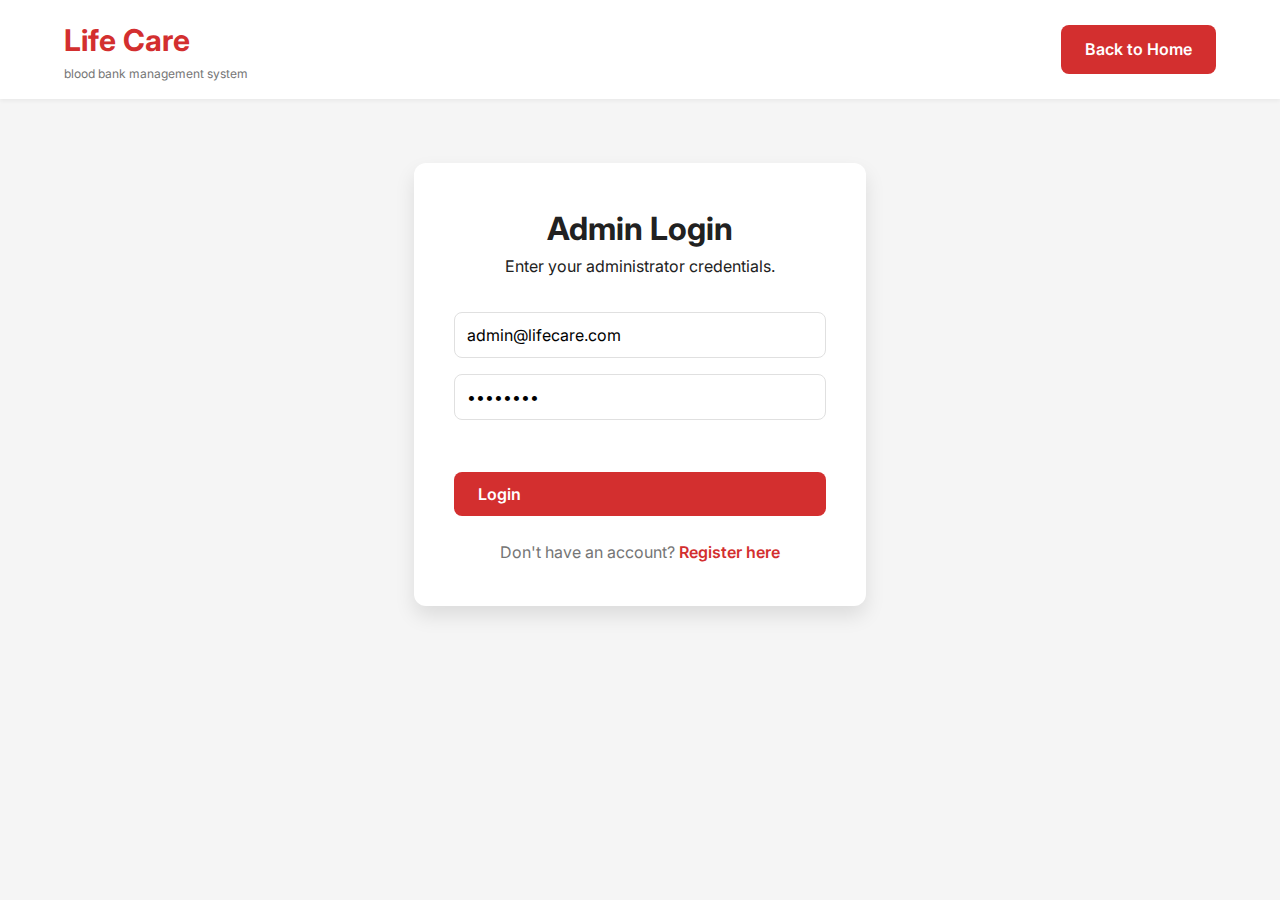
<file: admin_login.html>
<html lang="en">
<head>
    <meta charset="UTF-8">
    <meta name="viewport" content="width=device-width, initial-scale=1.0">
    <title>Admin Portal - Life Care</title>
    <link rel="stylesheet" href="style.css">
    <link rel="preconnect" href="https://fonts.googleapis.com">
    <link rel="preconnect" href="https://fonts.gstatic.com" crossorigin>
    <link href="https://fonts.googleapis.com/css2?family=Inter:wght@400;500;600;700&display=swap" rel="stylesheet">
</head>
<body>
    <header class="header">
        <div class="container">
            <div class="logo">
                <a href="index.html">Life Care</a>
                <div class="subtitle">blood bank management system</div>
            </div>
            <div>
                <a href="index.html" class="btn btn-primary">Back to Home</a>
            </div>
        </div>
    </header>

    <main>
        <section class="section">
            <div class="container" style="max-width: 500px;">
                <div class="portal-content">
                    <!-- Admin Login Form -->
                    <div class="form-box login-form">
                        <div class="form-box-header">
                            <h2>Admin Login</h2>
                            <p>Enter your administrator credentials.</p>
                        </div>
                        <form onsubmit="event.preventDefault(); handleLogin('admin', this)">
                            <input type="email" placeholder="Email" class="form-input" value="admin@lifecare.com" required>
                            <input type="password" placeholder="Password" class="form-input" value="password" required>
                            <p class="form-error" id="admin-login-error"></p>
                            <button type="submit" class="btn btn-primary" style="width:100%;">Login</button>
                        </form>
                        <div class="form-links">
                             <p>Don't have an account? <a href="#" onclick="toggleRegister(true)">Register here</a></p>
                        </div>
                    </div>
                    <!-- Admin Register Form -->
                    <div class="form-box register-form" style="display: none;">
                         <div class="form-box-header">
                             <h2>Create Admin Account</h2>
                             <p>Setup your blood bank portal.</p>
                         </div>
                         <form onsubmit="event.preventDefault(); handleRegister('admin', this)">
                             <input type="text" placeholder="Full Name" class="form-input" required>
                             <input type="email" placeholder="Email" class="form-input" required>
                             <input type="text" placeholder="Blood Bank Name" class="form-input" required>
                             <input type="password" placeholder="Password" class="form-input" required>
                             <input type="password" placeholder="Confirm Password" class="form-input" required>
                             <p class="form-error"></p>
                             <button type="submit" class="btn btn-primary" style="width:100%;">Register</button>
                         </form>
                         <div class="form-links">
                             <p>Already have an account? <a href="#" onclick="toggleRegister(false)">Login here</a></p>
                         </div>
                    </div>
                </div>
            </div>
        </section>
    </main>
    <script src="script.js"></script>
</body>
</html>
</file>
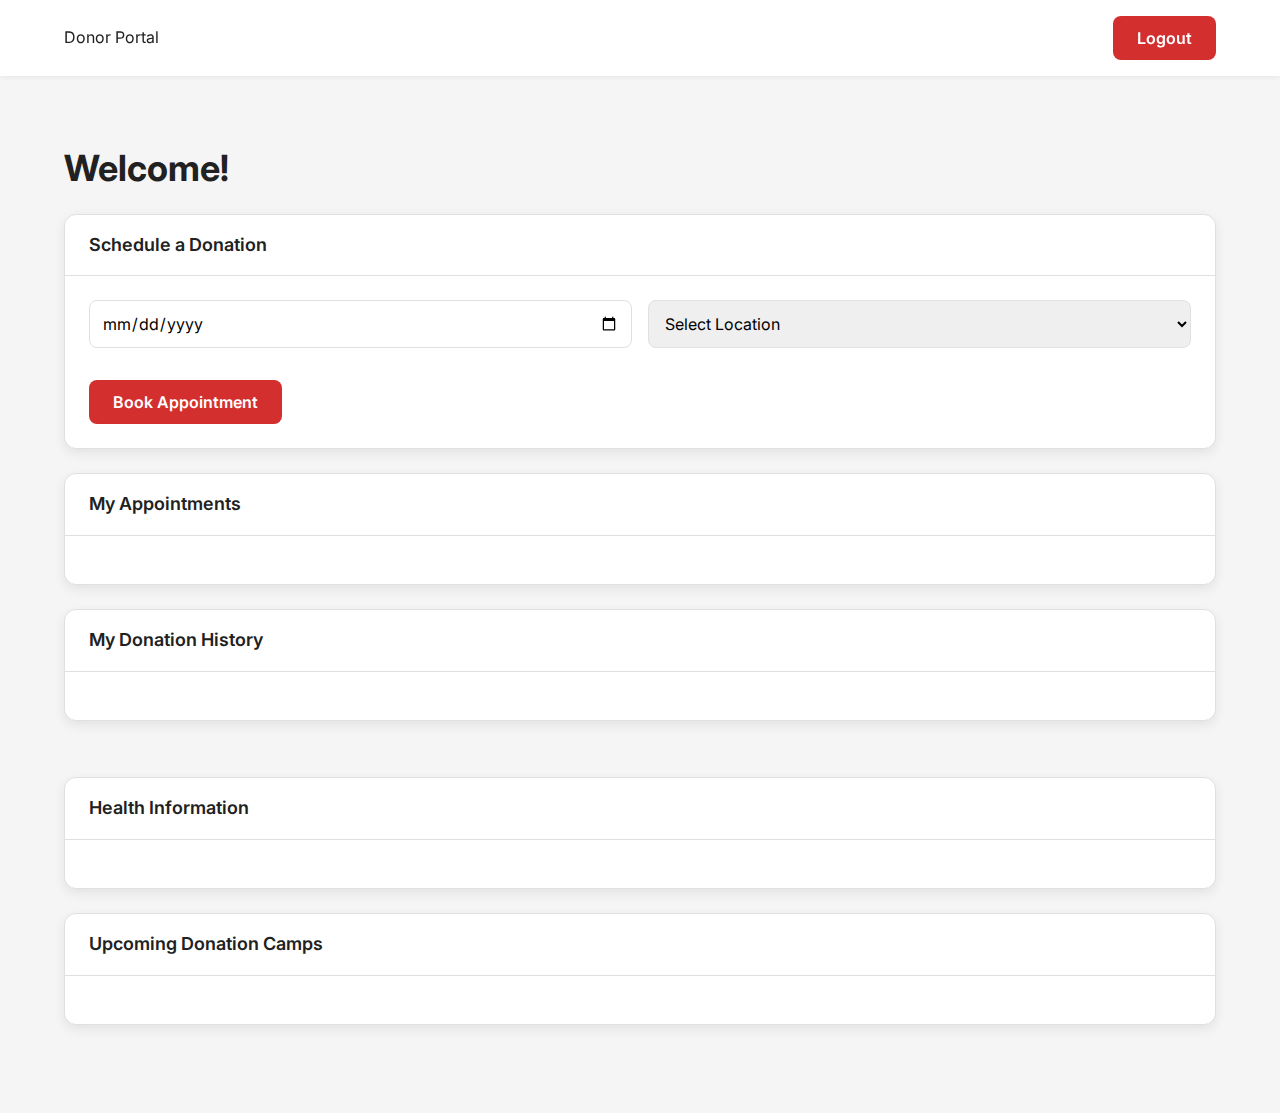
<file: donor_dashboard.html>
<html lang="en">
<head>
    <meta charset="UTF-8">
    <meta name="viewport" content="width=device-width, initial-scale=1.0">
    <title>Donor Dashboard - Life Care</title>
    <link rel="stylesheet" href="style.css">
    <link rel="preconnect" href="https://fonts.googleapis.com">
    <link rel="preconnect" href="https://fonts.gstatic.com" crossorigin>
    <link href="https://fonts.googleapis.com/css2?family=Inter:wght@400;500;600;700&display=swap" rel="stylesheet">
</head>
<body>
    <div id="donor-dashboard">
        <header class="header">
            <div class="container">
                <div class="logo">
                    <div class="text-2xl font-bold text-red-600">Donor Portal</div>
                </div>
                <div><button class="btn btn-primary" onclick="logout()">Logout</button></div>
            </div>
        </header>
        <main class="section">
            <div class="container">
                 <h1 id="donor-welcome-message" class="section-title" style="text-align:left;">Welcome!</h1>
                 <div style="display:grid; grid-template-columns: 1fr; gap: 2rem; md:grid-template-columns: 2fr 1fr;">
                    <div>
                         <div class="card">
                            <div class="card-header">Schedule a Donation</div>
                            <div class="card-body">
                                <form id="donor-appointment-form" onsubmit="handleAppointmentSubmit(event)">
                                    <div style="display:grid; grid-template-columns: 1fr 1fr; gap: 1rem;">
                                        <input name="date" type="date" class="form-input" required>
                                        <select name="location" class="form-input" required>
                                            <option value="">Select Location</option>
                                            <option value="Downtown Plaza">Downtown Plaza</option>
                                            <option value="Greenwood Park">Greenwood Park</option>
                                            <option value="Central Hospital">Central Hospital</option>
                                        </select>
                                    </div>
                                    <button type="submit" class="btn btn-primary" style="margin-top:1rem;">Book Appointment</button>
                                </form>
                            </div>
                        </div>
                        <div class="card">
                            <div class="card-header">My Appointments</div>
                            <div class="card-body"><div class="table-container"><table id="donor-appointments-table"></table></div></div>
                        </div>
                        <div class="card">
                            <div class="card-header">My Donation History</div>
                            <div class="card-body"><div class="table-container"><table id="donor-history-table"></table></div></div>
                        </div>
                    </div>
                    <div>
                        <div class="card">
                            <div class="card-header">Health Information</div>
                            <div class="card-body" id="donor-health-info" style="display:flex; flex-direction:column; gap:1rem;"></div>
                        </div>
                        <div class="card">
                            <div class="card-header">Upcoming Donation Camps</div>
                            <div class="card-body"><div class="table-container"><table id="donor-campaigns-table"></table></div></div>
                        </div>
                    </div>
                 </div>
            </div>
        </main>
    </div>
    <script src="script.js"></script>
</body>
</html>
</file>
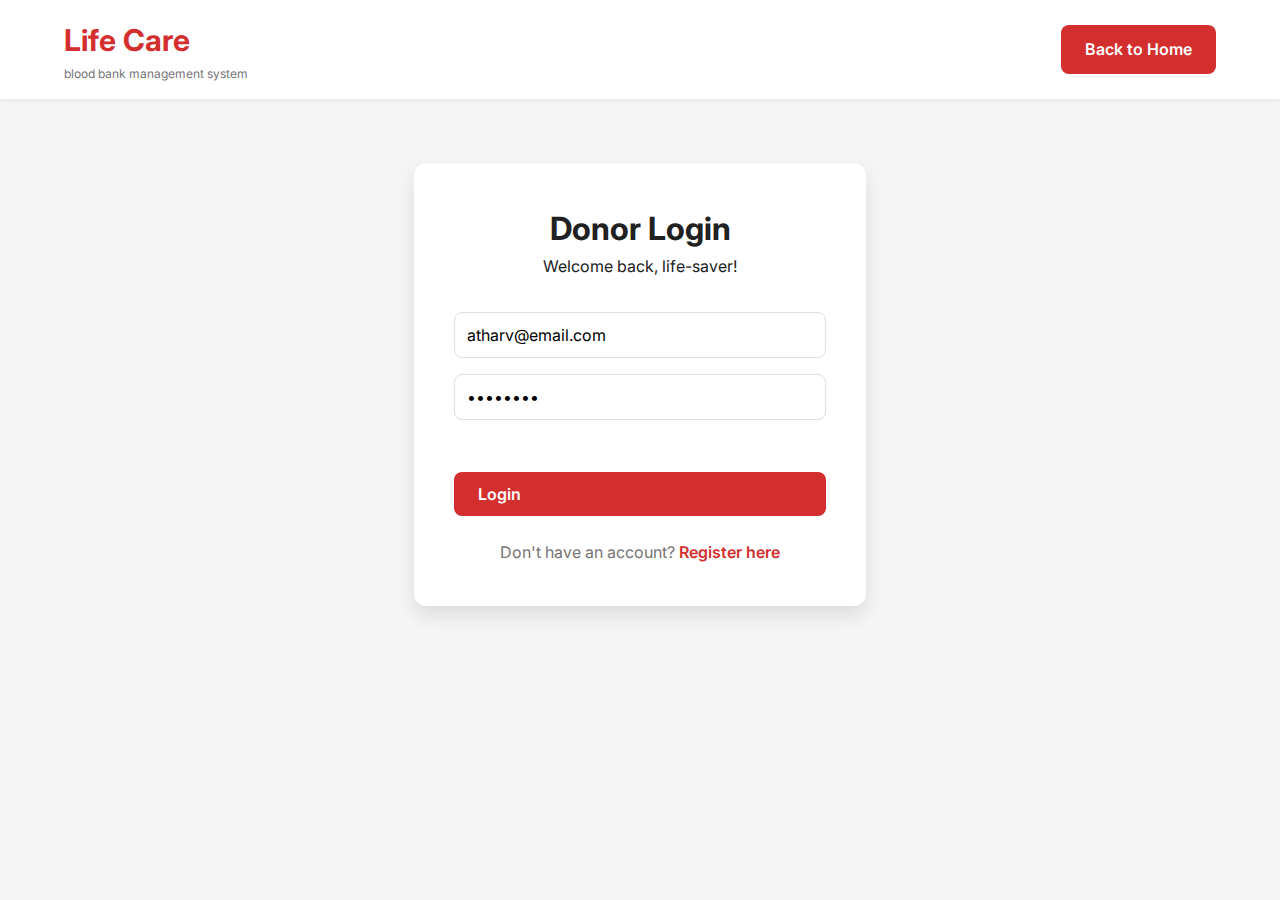
<file: donor_login.html>
<html lang="en">
<head>
    <meta charset="UTF-8">
    <meta name="viewport" content="width=device-width, initial-scale=1.0">
    <title>Donor Portal - Life Care</title>
    <link rel="stylesheet" href="style.css">
    <link rel="preconnect" href="https://fonts.googleapis.com">
    <link rel="preconnect" href="https://fonts.gstatic.com" crossorigin>
    <link href="https://fonts.googleapis.com/css2?family=Inter:wght@400;500;600;700&display=swap" rel="stylesheet">
</head>
<body>
    <header class="header">
        <div class="container">
            <div class="logo">
                <a href="index.html">Life Care</a>
                <div class="subtitle">blood bank management system</div>
            </div>
            <div>
                <a href="index.html" class="btn btn-primary">Back to Home</a>
            </div>
        </div>
    </header>

    <main>
        <section class="section">
            <div class="container" style="max-width: 500px;">
                <div class="portal-content">
                    <!-- Donor Login Form -->
                    <div class="form-box login-form">
                        <div class="form-box-header">
                            <h2>Donor Login</h2>
                            <p>Welcome back, life-saver!</p>
                        </div>
                        <form onsubmit="event.preventDefault(); handleLogin('donor', this)">
                            <input type="email" placeholder="Email" class="form-input" value="atharv@email.com" required>
                            <input type="password" placeholder="Password" class="form-input" value="password" required>
                            <p class="form-error" id="donor-login-error"></p>
                            <button type="submit" class="btn btn-primary" style="width:100%;">Login</button>
                        </form>
                        <div class="form-links">
                             <p>Don't have an account? <a href="#" onclick="toggleRegister(true)">Register here</a></p>
                        </div>
                    </div>
                    <!-- Donor Register Form -->
                    <div class="form-box register-form" style="display: none;">
                         <div class="form-box-header">
                             <h2>Create Donor Account</h2>
                             <p>Join our community of life-savers.</p>
                         </div>
                         <form onsubmit="event.preventDefault(); handleRegister('donor', this)">
                             <input type="text" placeholder="Full Name" class="form-input" required>
                             <input type="email" placeholder="Email" class="form-input" required>
                             <select class="form-input" required>
                                 <option value="">Select Blood Group</option>
                                 <option value="A+">A+</option><option value="A-">A-</option>
                                 <option value="B+">B+</option><option value="B-">B-</option>
                                 <option value="AB+">AB+</option><option value="AB-">AB-</option>
                                 <option value="O+">O+</option><option value="O-">O-</option>
                             </select>
                             <input type="password" placeholder="Password" class="form-input" required>
                             <input type="password" placeholder="Confirm Password" class="form-input" required>
                             <p class="form-error"></p>
                             <button type="submit" class="btn btn-primary" style="width:100%;">Register</button>
                         </form>
                         <div class="form-links">
                             <p>Already have an account? <a href="#" onclick="toggleRegister(false)">Login here</a></p>
                         </div>
                    </div>
                </div>
            </div>
        </section>
    </main>
    <script src="script.js"></script>
</body>
</html>
</file>
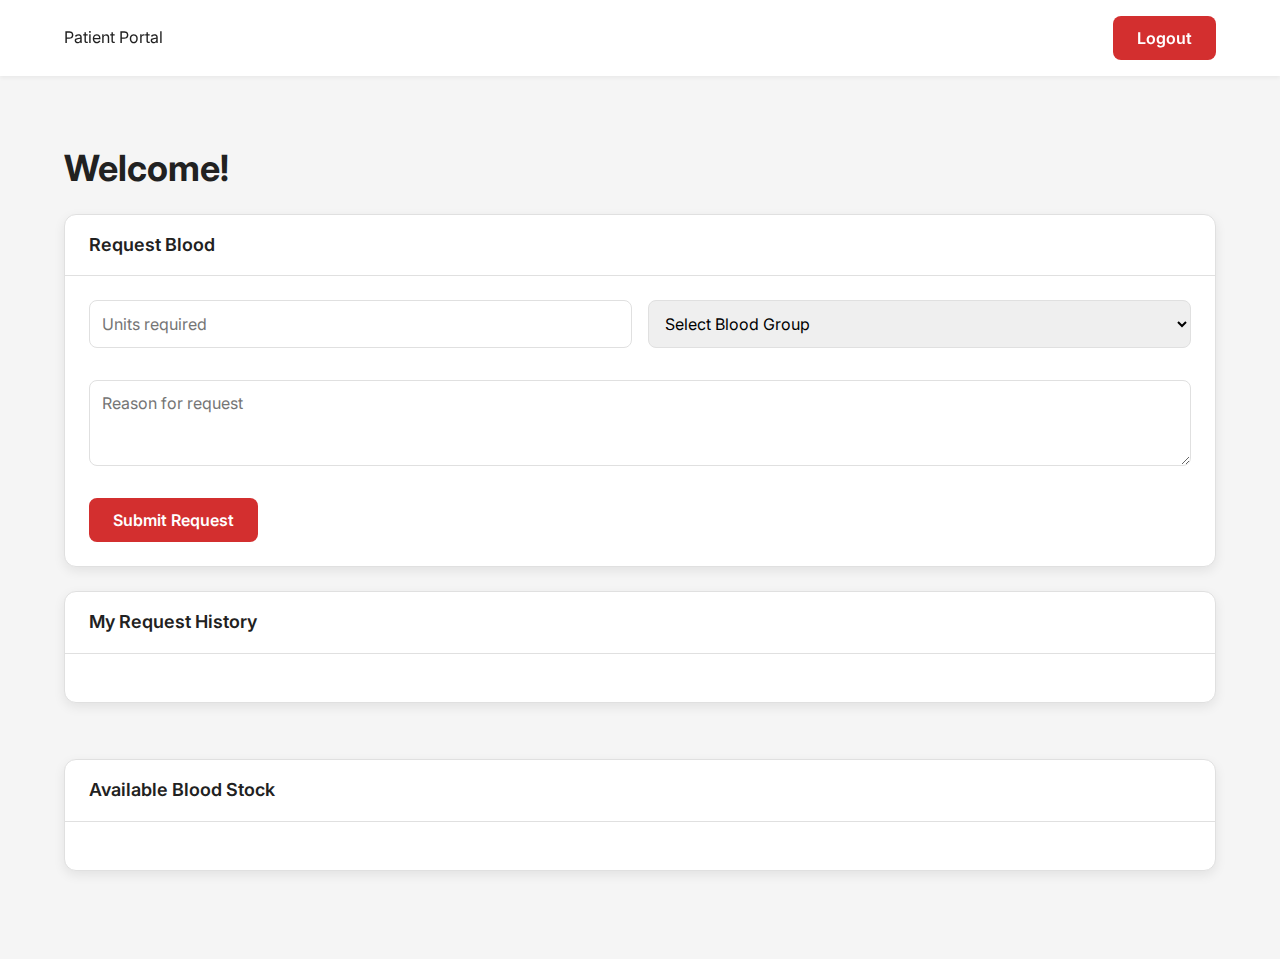
<file: patient_dashboard.html>
<html lang="en">
<head>
    <meta charset="UTF-8">
    <meta name="viewport" content="width=device-width, initial-scale=1.0">
    <title>Patient Dashboard - Life Care</title>
    <link rel="stylesheet" href="style.css">
    <link rel="preconnect" href="https://fonts.googleapis.com">
    <link rel="preconnect" href="https://fonts.gstatic.com" crossorigin>
    <link href="https://fonts.googleapis.com/css2?family=Inter:wght@400;500;600;700&display=swap" rel="stylesheet">
</head>
<body>
    <div id="patient-dashboard">
        <header class="header">
            <div class="container">
                <div class="logo">
                    <div class="text-2xl font-bold text-red-600">Patient Portal</div>
                </div>
                <div><button class="btn btn-primary" onclick="logout()">Logout</button></div>
            </div>
        </header>
        <main class="section">
            <div class="container">
                <h1 id="patient-welcome-message" class="section-title" style="text-align:left;">Welcome!</h1>
                <div style="display:grid; grid-template-columns: 1fr; gap: 2rem; md:grid-template-columns: 2fr 1fr;">
                    <div>
                         <div class="card">
                            <div class="card-header">Request Blood</div>
                            <div class="card-body">
                                <form id="patient-request-form" onsubmit="handlePatientRequest(event)">
                                    <div style="display:grid; grid-template-columns: 1fr 1fr; gap: 1rem;">
                                        <input name="units" type="number" placeholder="Units required" class="form-input" required>
                                        <select name="group" class="form-input" required>
                                            <option value="">Select Blood Group</option>
                                            <option value="A+">A+</option><option value="A-">A-</option>
                                            <option value="B+">B+</option><option value="B-">B-</option>
                                            <option value="AB+">AB+</option><option value="AB-">AB-</option>
                                            <option value="O+">O+</option><option value="O-">O-</option>
                                        </select>
                                    </div>
                                    <textarea name="reason" placeholder="Reason for request" rows="3" class="form-input" style="margin-top:1rem;"></textarea>
                                    <button type="submit" class="btn btn-primary" style="margin-top:1rem;">Submit Request</button>
                                </form>
                            </div>
                        </div>
                        <div class="card">
                            <div class="card-header">My Request History</div>
                            <div class="card-body"><div class="table-container"><table id="patient-requests-table"></table></div></div>
                        </div>
                    </div>
                    <div>
                        <div class="card">
                            <div class="card-header">Available Blood Stock</div>
                            <div class="card-body"><div class="table-container"><table id="patient-inventory-table"></table></div></div>
                        </div>
                    </div>
                </div>
            </div>
        </main>
    </div>
    <script src="script.js"></script>
</body>
</html>
</file>
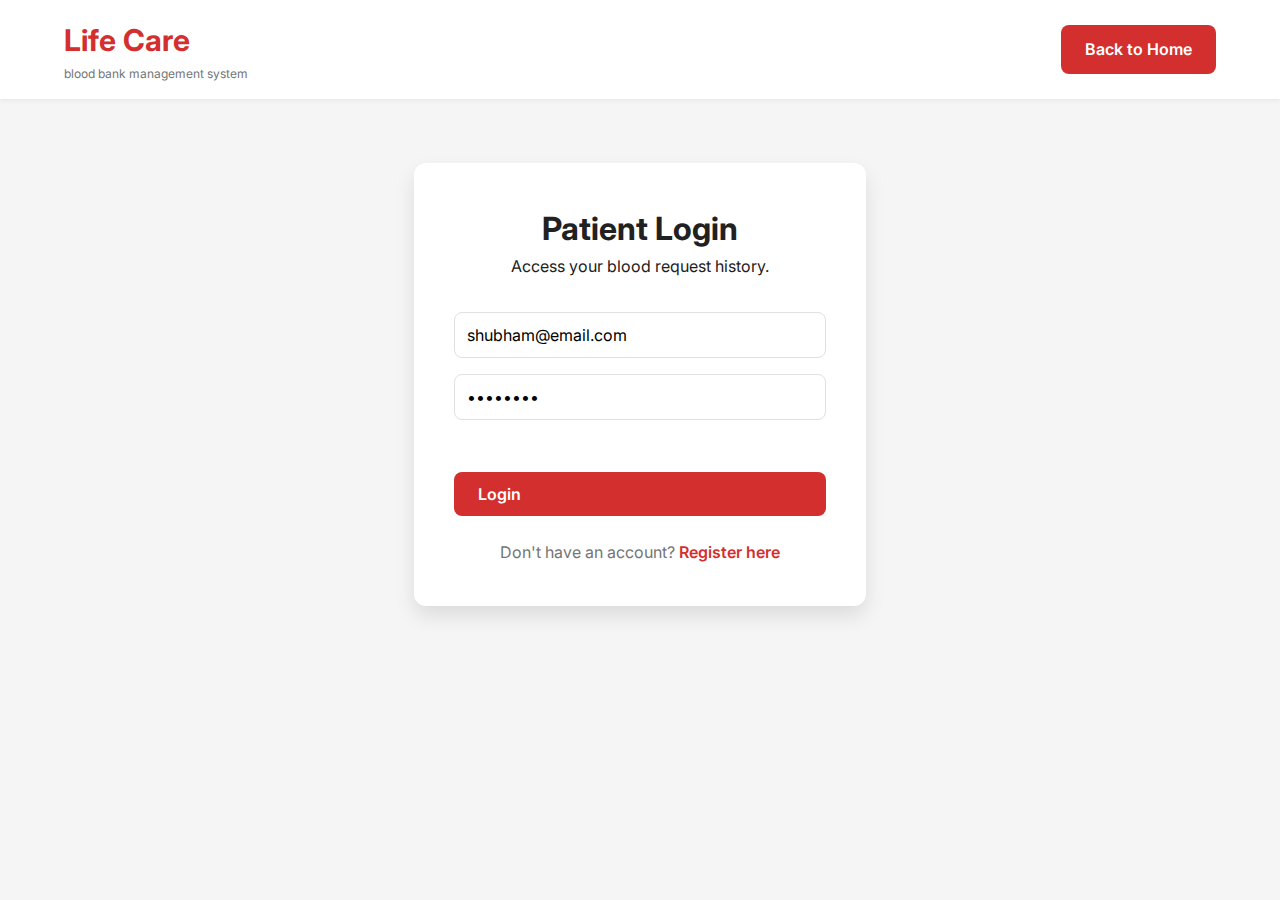
<file: patient_login.html>
<html lang="en">
<head>
    <meta charset="UTF-8">
    <meta name="viewport" content="width=device-width, initial-scale=1.0">
    <title>Patient Portal - Life Care</title>
    <link rel="stylesheet" href="style.css">
    <link rel="preconnect" href="https://fonts.googleapis.com">
    <link rel="preconnect" href="https://fonts.gstatic.com" crossorigin>
    <link href="https://fonts.googleapis.com/css2?family=Inter:wght@400;500;600;700&display=swap" rel="stylesheet">
</head>
<body>
    <header class="header">
        <div class="container">
            <div class="logo">
                <a href="index.html">Life Care</a>
                <div class="subtitle">blood bank management system</div>
            </div>
            <div>
                <a href="index.html" class="btn btn-primary">Back to Home</a>
            </div>
        </div>
    </header>

    <main>
        <section class="section">
            <div class="container" style="max-width: 500px;">
                <div class="portal-content">
                    <!-- Patient Login Form -->
                    <div class="form-box login-form">
                         <div class="form-box-header">
                             <h2>Patient Login</h2>
                             <p>Access your blood request history.</p>
                         </div>
                        <form onsubmit="event.preventDefault(); handleLogin('patient', this)">
                            <input type="email" placeholder="Email" class="form-input" value="shubham@email.com" required>
                            <input type="password" placeholder="Password" class="form-input" value="password" required>
                            <p class="form-error" id="patient-login-error"></p>
                            <button type="submit" class="btn btn-primary" style="width:100%;">Login</button>
                        </form>
                         <div class="form-links">
                             <p>Don't have an account? <a href="#" onclick="toggleRegister(true)">Register here</a></p>
                        </div>
                    </div>
                    <!-- Patient Register Form -->
                    <div class="form-box register-form" style="display: none;">
                         <div class="form-box-header">
                             <h2>Create Patient Account</h2>
                             <p>Get access to our blood bank services.</p>
                         </div>
                        <form onsubmit="event.preventDefault(); handleRegister('patient', this)">
                           <input type="text" placeholder="Full Name" class="form-input" required>
                           <input type="email" placeholder="Email" class="form-input" required>
                           <select class="form-input" required>
                               <option value="">Select Blood Group</option>
                               <option value="A+">A+</option><option value="A-">A-</option>
                               <option value="B+">B+</option><option value="B-">B-</option>
                               <option value="AB+">AB+</option><option value="AB-">AB-</option>
                               <option value="O+">O+</option><option value="O-">O-</option>
                           </select>
                           <input type="password" placeholder="Password" class="form-input" required>
                           <input type="password" placeholder="Confirm Password" class="form-input" required>
                           <p class="form-error"></p>
                           <button type="submit" class="btn btn-primary" style="width:100%;">Register</button>
                        </form>
                         <div class="form-links">
                             <p>Already have an account? <a href="#" onclick="toggleRegister(false)">Login here</a></p>
                         </div>
                    </div>
                </div>
            </div>
        </section>
    </main>

    <script src="script.js"></script>
</body>
</html>
</file>
<file: style.css>
/* CSS variables for consistent theming */
:root {
    --primary-color: #D32F2F;
    --primary-hover: #B71C1C;
    --text-dark: #212121;
    --text-light: #757575;
    --bg-color: #F5F5F5;
    --card-bg: #FFFFFF;
    --border-color: #E0E0E0;
    --success-color: #388E3C;
}

/* Basic reset and font settings */
* {
    margin: 0;
    padding: 0;
    box-sizing: border-box;
    font-family: 'Inter', sans-serif;
}

body {
    background-color: var(--bg-color);
    color: var(--text-dark);
    line-height: 1.6;
}

/* Container to center content */
.container {
    max-width: 1200px;
    margin-left: auto;
    margin-right: auto;
    padding: 0 1.5rem;
}

/* --- Reusable Component Styles --- */
.btn {
    padding: 12px 24px;
    border: none;
    border-radius: 8px;
    font-size: 1rem;
    font-weight: 600;
    cursor: pointer;
    display: inline-flex;
    align-items: center;
    gap: 8px;
    text-decoration: none;
    color: white;
}

.btn-primary {
    background-color: var(--primary-color);
}

.card {
    background-color: var(--card-bg);
    border-radius: 12px;
    box-shadow: 0 4px 12px rgba(0, 0, 0, 0.08);
    border: 1px solid var(--border-color);
    margin-bottom: 24px;
}

.card-header {
    padding: 16px 24px;
    border-bottom: 1px solid var(--border-color);
    font-size: 1.125rem;
    font-weight: 600;
}

.card-body {
    padding: 24px;
}

/* Table styles */
.table-container {
    overflow-x: auto;
}

table {
    width: 100%;
    border-collapse: collapse;
    text-align: left;
}

th, td {
    padding: 12px 15px;
    border-bottom: 1px solid var(--border-color);
    vertical-align: middle;
}

th {
    font-size: 12px;
    font-weight: 600;
    text-transform: uppercase;
    color: var(--text-light);
    background-color: var(--bg-color);
}

/* --- Header & Footer --- */
.header {
    background-color: white;
    box-shadow: 0 2px 4px rgba(0,0,0,0.05);
    position: sticky;
    top: 0;
    z-index: 50;
}
.header .container {
    display: flex;
    justify-content: space-between;
    align-items: center;
    padding-top: 1rem;
    padding-bottom: 1rem;
}
.header .logo a {
    font-size: 1.875rem;
    font-weight: 700;
    color: var(--primary-color);
    text-decoration: none;
}
.header .logo .subtitle {
    font-size: 0.75rem;
    color: var(--text-light);
}

.footer {
    background-color: #212121;
    color: #a0aec0;
    padding: 4rem 1.5rem 2rem;
}
.footer-grid {
    display: grid;
    grid-template-columns: 1fr;
    gap: 2rem;
}
@media (min-width: 768px) {
    .footer-grid {
        grid-template-columns: repeat(4, 1fr);
    }
}
.footer h3, .footer h4 {
    font-weight: 700;
    color: white;
    margin-bottom: 1rem;
}
.footer ul {
    list-style: none;
}
.footer li {
    margin-bottom: 0.5rem;
}
.footer a {
    color: #a0aec0;
    text-decoration: none;
}
.footer .social-links {
    display: flex;
    gap: 1rem;
}
.footer-bottom {
    margin-top: 2rem;
    padding-top: 1.5rem;
    border-top: 1px solid #4A5568;
    text-align: center;
    font-size: 0.875rem;
}

/* --- Page-Specific Styles --- */

/* Hero Section (Home Page) */
.hero {
    background-color: #FEF2F2;
}
.hero .container {
    display: flex;
    align-items: center;
    padding: 4rem 1.5rem;
}
.hero-text {
    flex: 1;
    padding-right: 2rem;
}
.hero-text h1 {
    font-size: 3rem;
    font-weight: 700;
    line-height: 1.2;
    margin-bottom: 1rem;
}
.hero-text p {
    font-size: 1.125rem;
    color: var(--text-light);
    margin-bottom: 2rem;
}
.hero-image {
    flex: 1;
    display: flex;
    justify-content: center;
}
.hero-image img {
    max-width: 100%;
    border-radius: 12px;
    box-shadow: 0 10px 20px rgba(0,0,0,0.1);
}

/* General Section Styles */
.section {
    padding: 4rem 0;
}
.section-title {
    text-align: center;
    font-size: 2.25rem;
    font-weight: 700;
    margin-bottom: 1rem;
}
.section-subtitle {
    text-align: center;
    color: var(--text-light);
    margin-bottom: 3rem;
    max-width: 600px;
    margin-left: auto;
    margin-right: auto;
}

/* Grid Layouts */
.grid-3 {
    display: grid;
    grid-template-columns: 1fr;
    gap: 2rem;
}
@media (min-width: 768px) {
    .grid-3 {
        grid-template-columns: repeat(3, 1fr);
    }
}
.feature-card {
    text-align: center;
    background: white;
    padding: 2rem;
    border-radius: 12px;
    box-shadow: 0 4px 12px rgba(0,0,0,0.08);
    cursor: pointer;
}
.feature-card-icon {
    background-color: #FEF2F2;
    color: var(--primary-color);
    width: 4rem;
    height: 4rem;
    border-radius: 50%;
    display: flex;
    align-items: center;
    justify-content: center;
    margin: 0 auto 1rem;
}
.feature-card h3 {
    font-size: 1.5rem;
    font-weight: 600;
    margin-bottom: 0.5rem;
}
.feature-card p {
    color: var(--text-light);
}

.info-grid {
    display: grid;
    grid-template-columns: 1fr;
    gap: 1.5rem;
    max-width: 800px;
    margin: 0 auto;
}
@media (min-width: 768px) {
    .info-grid {
        grid-template-columns: repeat(2, 1fr);
    }
}
.info-block {
    background-color: white;
    padding: 1.5rem;
    border-radius: 8px;
    border: 1px solid var(--border-color);
}
.info-block h3 {
    font-size: 1.25rem;
    font-weight: 600;
    margin-bottom: 0.75rem;
    color: var(--primary-color);
}
.info-block p, .info-block li {
    color: var(--text-light);
    font-size: 0.95rem;
}
.info-block ul {
    list-style-position: inside;
    padding-left: 0.5rem;
}

/* Login/Register Page */
.portal-content {
    display: block; /* Ensures the forms are visible */
}

.form-box {
    background: white;
    padding: 2.5rem;
    border-radius: 12px;
    box-shadow: 0 10px 20px rgba(0,0,0,0.1);
    width: 100%;
}
.form-box-header {
    text-align: center;
    margin-bottom: 2rem;
}
.form-box-header h2 {
    font-size: 2rem;
    font-weight: 700;
}
.form-input {
    width: 100%;
    padding: 0.75rem;
    margin-bottom: 1rem;
    border-radius: 8px;
    border: 1px solid var(--border-color);
    font-size: 1rem; /* Added for better readability */
}

.form-error {
    color: var(--primary-color);
    font-size: 0.875rem;
    text-align: center;
    margin-bottom: 1rem;
    min-height: 1.25rem;
}
.form-links {
    text-align: center;
    margin-top: 1.5rem;
    color: var(--text-light);
}
.form-links a {
    color: var(--primary-color);
    font-weight: 600;
    text-decoration: none;
}

/* Grid form for multi-column layouts */
.grid-form {
    display: grid;
    grid-template-columns: 1fr;
    gap: 1rem;
    align-items: end;
}
@media (min-width: 1024px) {
    .grid-form {
        grid-template-columns: repeat(3, 1fr);
    }
}


/* Admin Dashboard */
.admin-layout {
    display: flex;
    min-height: 100vh;
}
.admin-sidebar {
    width: 256px;
    background-color: #1f2937;
    color: white;
    display: flex;
    flex-direction: column;
}
.admin-sidebar-header {
    padding: 1.25rem;
    font-size: 1.5rem;
    font-weight: 700;
    border-bottom: 1px solid #374151;
    display: flex;
    align-items: center;
    gap: 0.75rem;
}
.admin-sidebar nav {
    flex-grow: 1;
    padding: 0.5rem;
}
.admin-nav-link {
    display: flex;
    align-items: center;
    gap: 0.75rem;
    padding: 0.75rem;
    border-radius: 4px;
    text-decoration: none;
    color: #d1d5db;
}
.admin-nav-link.active {
    background-color: var(--primary-color);
    color: white;
}
.admin-sidebar-footer {
    padding: 0.5rem;
    border-top: 1px solid #374151;
}
.admin-main-content {
    flex: 1;
    overflow-y: auto;
    padding: 1.5rem;
}
.admin-section {
    display: none;
}
.admin-section.active {
    display: block;
}
.kpi-grid {
    display: grid;
    grid-template-columns: 1fr;
    gap: 1.5rem;
}
@media (min-width: 640px) {
    .kpi-grid { grid-template-columns: repeat(2, 1fr); }
}
@media (min-width: 1024px) {
    .kpi-grid { grid-template-columns: repeat(4, 1fr); }
}
.kpi-card h3 {
    font-size: 1.125rem;
    font-weight: 600;
    color: var(--text-light);
}
.kpi-card p {
    font-size: 2.25rem;
    font-weight: 700;
}
.status-badge {
    padding: 4px 10px;
    border-radius: 12px;
    font-size: 12px;
    font-weight: 600;
    text-transform: capitalize;
    display: inline-block;
}
.status-available { background-color: #E8F5E9; color: #388E3C; }
.status-low { background-color: #FFF8E1; color: #FBC02D; }
.status-critical { background-color: #FFEBEE; color: #D32F2F; }
.status-pending { background-color: #FFF3E0; color: #EF6C00; }
.status-approved { background-color: #E8F5E9; color: #388E3C; }
.status-rejected { background-color: #FFEBEE; color: #C62828; }
.status-upcoming { background-color: #E3F2FD; color: #1976D2; }
.status-completed { background-color: #F5F5F5; color: #616161; }
.action-btn {
    background: transparent;
    border: 1px solid var(--border-color);
    border-radius: 6px;
    padding: 6px 10px;
    cursor: pointer;
    font-size: 12px;
    font-weight: 500;
}
.action-btn.approve { color: var(--success-color); border-color: var(--success-color); }
.action-btn.reject { color: var(--primary-color); border-color: var(--primary-color); }
.modal-overlay {
    position: fixed;
    top: 0; left: 0; right: 0; bottom: 0;
    background: rgba(0, 0, 0, 0.6);
    display: none;
    align-items: center;
    justify-content: center;
    z-index: 1000;
}
.modal-overlay.visible {
    display: flex;
}
.modal-content {
    background: white;
    padding: 2rem;
    border-radius: 12px;
    width: 90%;
    max-width: 500px;
}
.admin-mobile-menu-btn {
    display: none;
}

/* Responsive styles */
@media (max-width: 767px) {
    .hero .container { flex-direction: column; }
    .hero-text { padding-right: 0; text-align: center; margin-bottom: 2rem; }
    .admin-sidebar { position: absolute; z-index: 100; transform: translateX(-100%); transition: transform 0.3s ease-in-out; }
    .admin-sidebar.open { transform: translateX(0); }
    .admin-mobile-menu-btn { display: block; position: fixed; top: 1rem; left: 1rem; z-index: 110; background: #1f2937; color: white; border: none; padding: 0.5rem; border-radius: 4px; }
}
</file>
